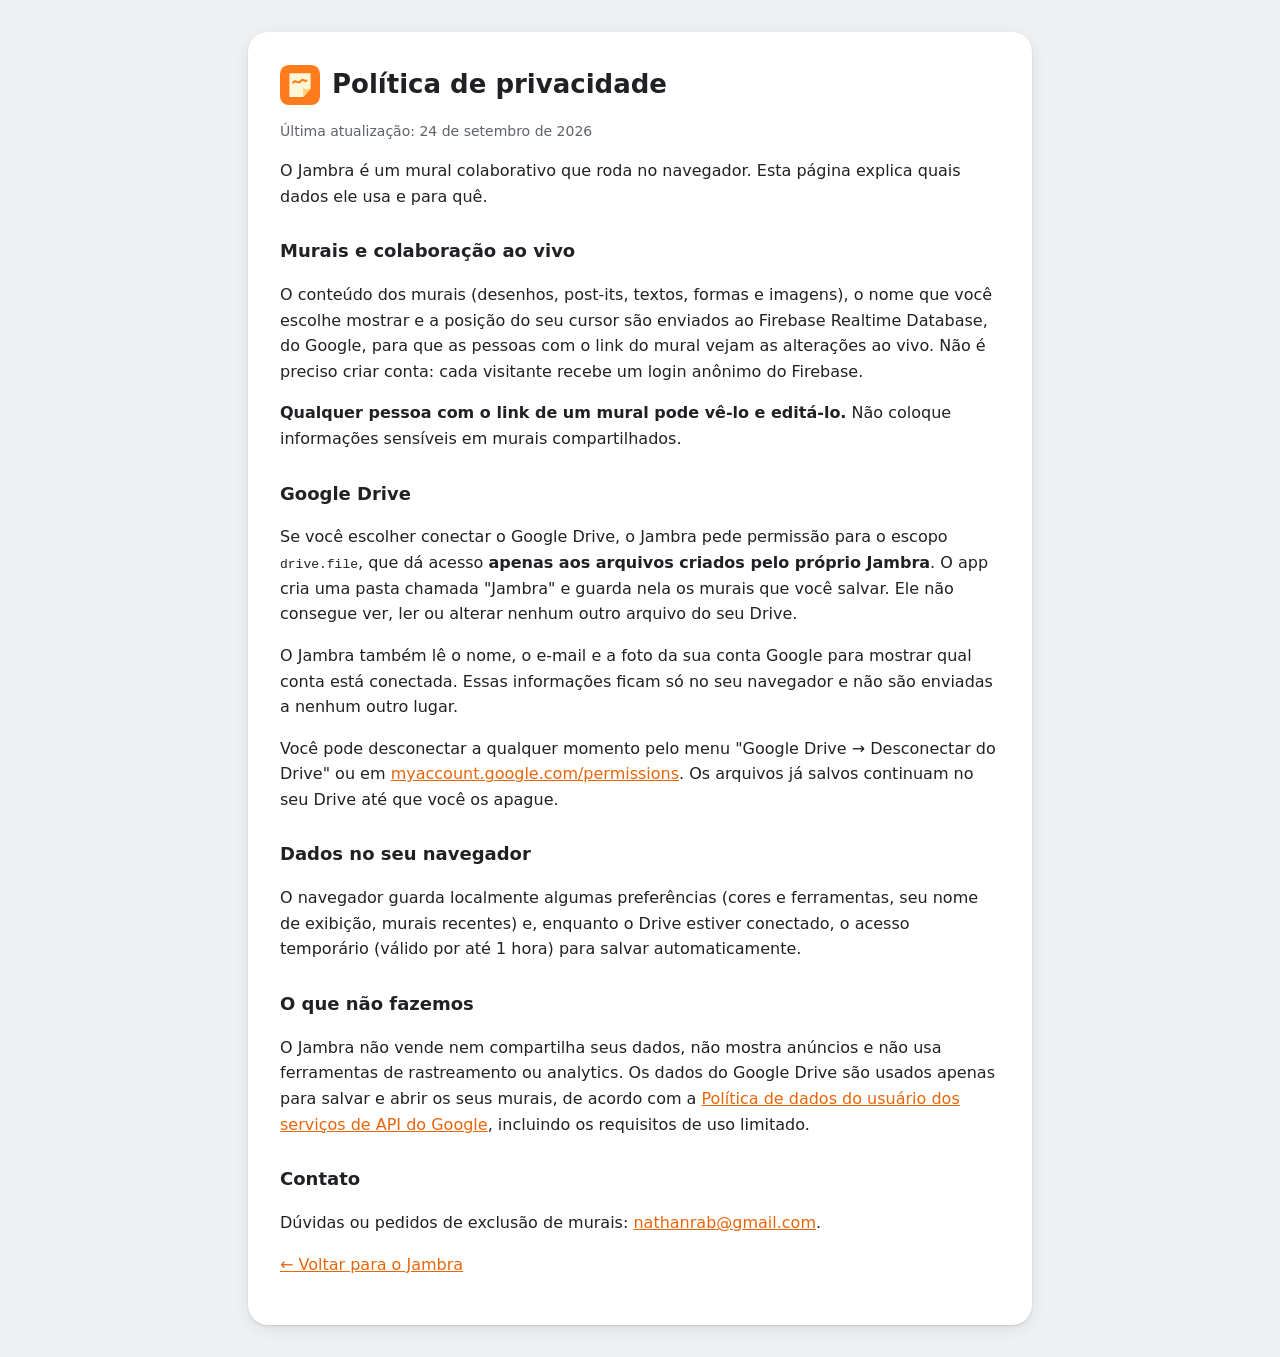
<file: privacy.html>
<!doctype html>
<html lang="pt-BR">
<head>
  <meta charset="utf-8">
  <meta name="viewport" content="width=device-width, initial-scale=1">
  <title>Política de privacidade — Jambra</title>
  <link rel="icon" href="favicon.svg" type="image/svg+xml">
  <style>
    :root { font-family: system-ui, -apple-system, "Segoe UI", Roboto, "Helvetica Neue", Arial, sans-serif; color: #202124; }
    body { margin: 0; background: #eef0f2; }
    main { max-width: 720px; margin: 32px auto; padding: 32px; background: #fff; border-radius: 20px; box-shadow: 0 1px 2px rgba(0,0,0,.12), 0 4px 16px rgba(0,0,0,.08); line-height: 1.6; }
    header { display: flex; align-items: center; gap: 12px; }
    header img { width: 40px; height: 40px; }
    h1 { font-size: 26px; margin: 0; }
    h2 { font-size: 18px; margin-top: 28px; }
    a { color: #e8650a; }
    .muted { color: #5f6368; font-size: 14px; }
    @media (max-width: 600px) { main { margin: 0; border-radius: 0; padding: 24px 16px; } }
  </style>
</head>
<body>
<main>
  <header><img src="favicon.svg" alt=""><h1>Política de privacidade</h1></header>
  <p class="muted">Última atualização: 24 de setembro de 2026</p>

  <p>O Jambra é um mural colaborativo que roda no navegador. Esta página explica quais dados ele usa e para quê.</p>

  <h2>Murais e colaboração ao vivo</h2>
  <p>O conteúdo dos murais (desenhos, post-its, textos, formas e imagens), o nome que você escolhe mostrar e a posição do seu cursor são enviados ao Firebase Realtime Database, do Google, para que as pessoas com o link do mural vejam as alterações ao vivo. Não é preciso criar conta: cada visitante recebe um login anônimo do Firebase.</p>
  <p><b>Qualquer pessoa com o link de um mural pode vê-lo e editá-lo.</b> Não coloque informações sensíveis em murais compartilhados.</p>

  <h2>Google Drive</h2>
  <p>Se você escolher conectar o Google Drive, o Jambra pede permissão para o escopo <code>drive.file</code>, que dá acesso <b>apenas aos arquivos criados pelo próprio Jambra</b>. O app cria uma pasta chamada "Jambra" e guarda nela os murais que você salvar. Ele não consegue ver, ler ou alterar nenhum outro arquivo do seu Drive.</p>
  <p>O Jambra também lê o nome, o e-mail e a foto da sua conta Google para mostrar qual conta está conectada. Essas informações ficam só no seu navegador e não são enviadas a nenhum outro lugar.</p>
  <p>Você pode desconectar a qualquer momento pelo menu "Google Drive → Desconectar do Drive" ou em <a href="https://myaccount.google.com/permissions">myaccount.google.com/permissions</a>. Os arquivos já salvos continuam no seu Drive até que você os apague.</p>

  <h2>Dados no seu navegador</h2>
  <p>O navegador guarda localmente algumas preferências (cores e ferramentas, seu nome de exibição, murais recentes) e, enquanto o Drive estiver conectado, o acesso temporário (válido por até 1 hora) para salvar automaticamente.</p>

  <h2>O que não fazemos</h2>
  <p>O Jambra não vende nem compartilha seus dados, não mostra anúncios e não usa ferramentas de rastreamento ou analytics. Os dados do Google Drive são usados apenas para salvar e abrir os seus murais, de acordo com a <a href="https://developers.google.com/terms/api-services-user-data-policy">Política de dados do usuário dos serviços de API do Google</a>, incluindo os requisitos de uso limitado.</p>

  <h2>Contato</h2>
  <p>Dúvidas ou pedidos de exclusão de murais: <a href="mailto:nathanrab@gmail.com">nathanrab@gmail.com</a>.</p>

  <p><a href="./">← Voltar para o Jambra</a></p>
</main>
</body>
</html>
</file>
